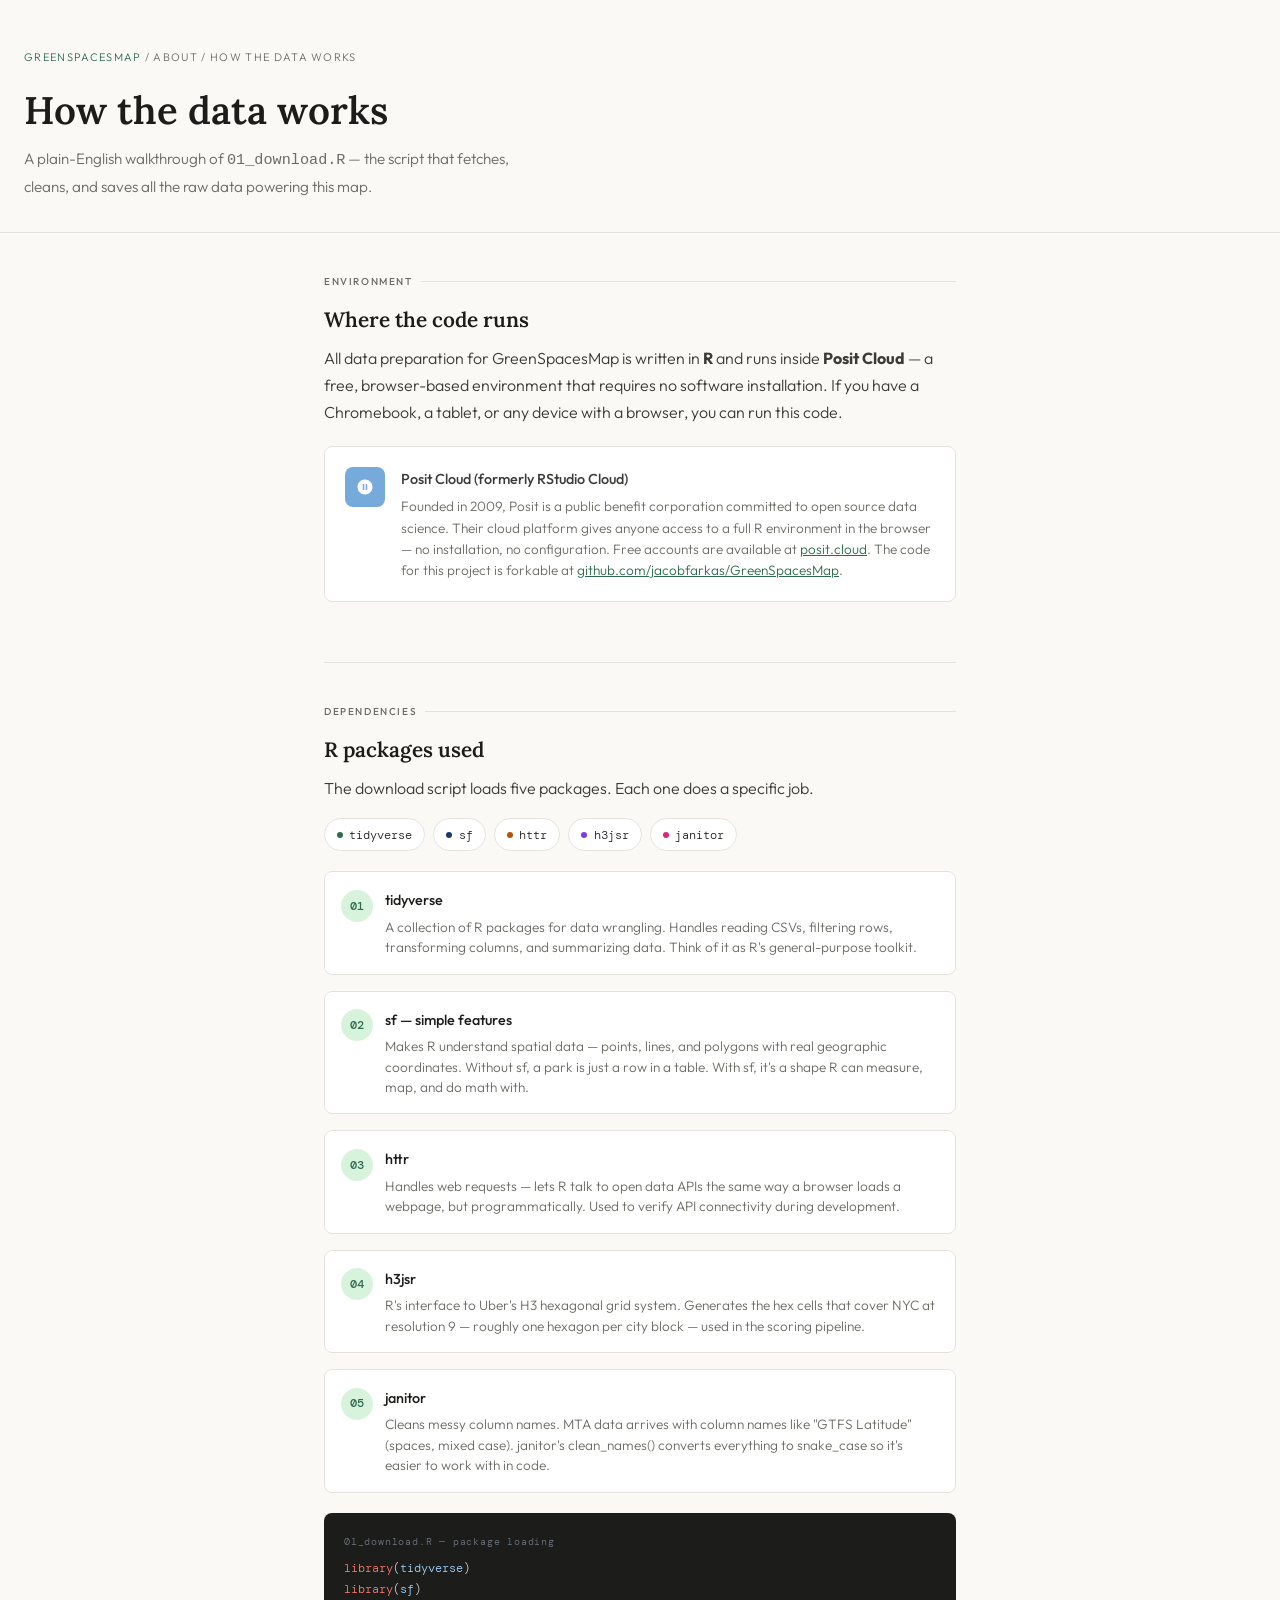
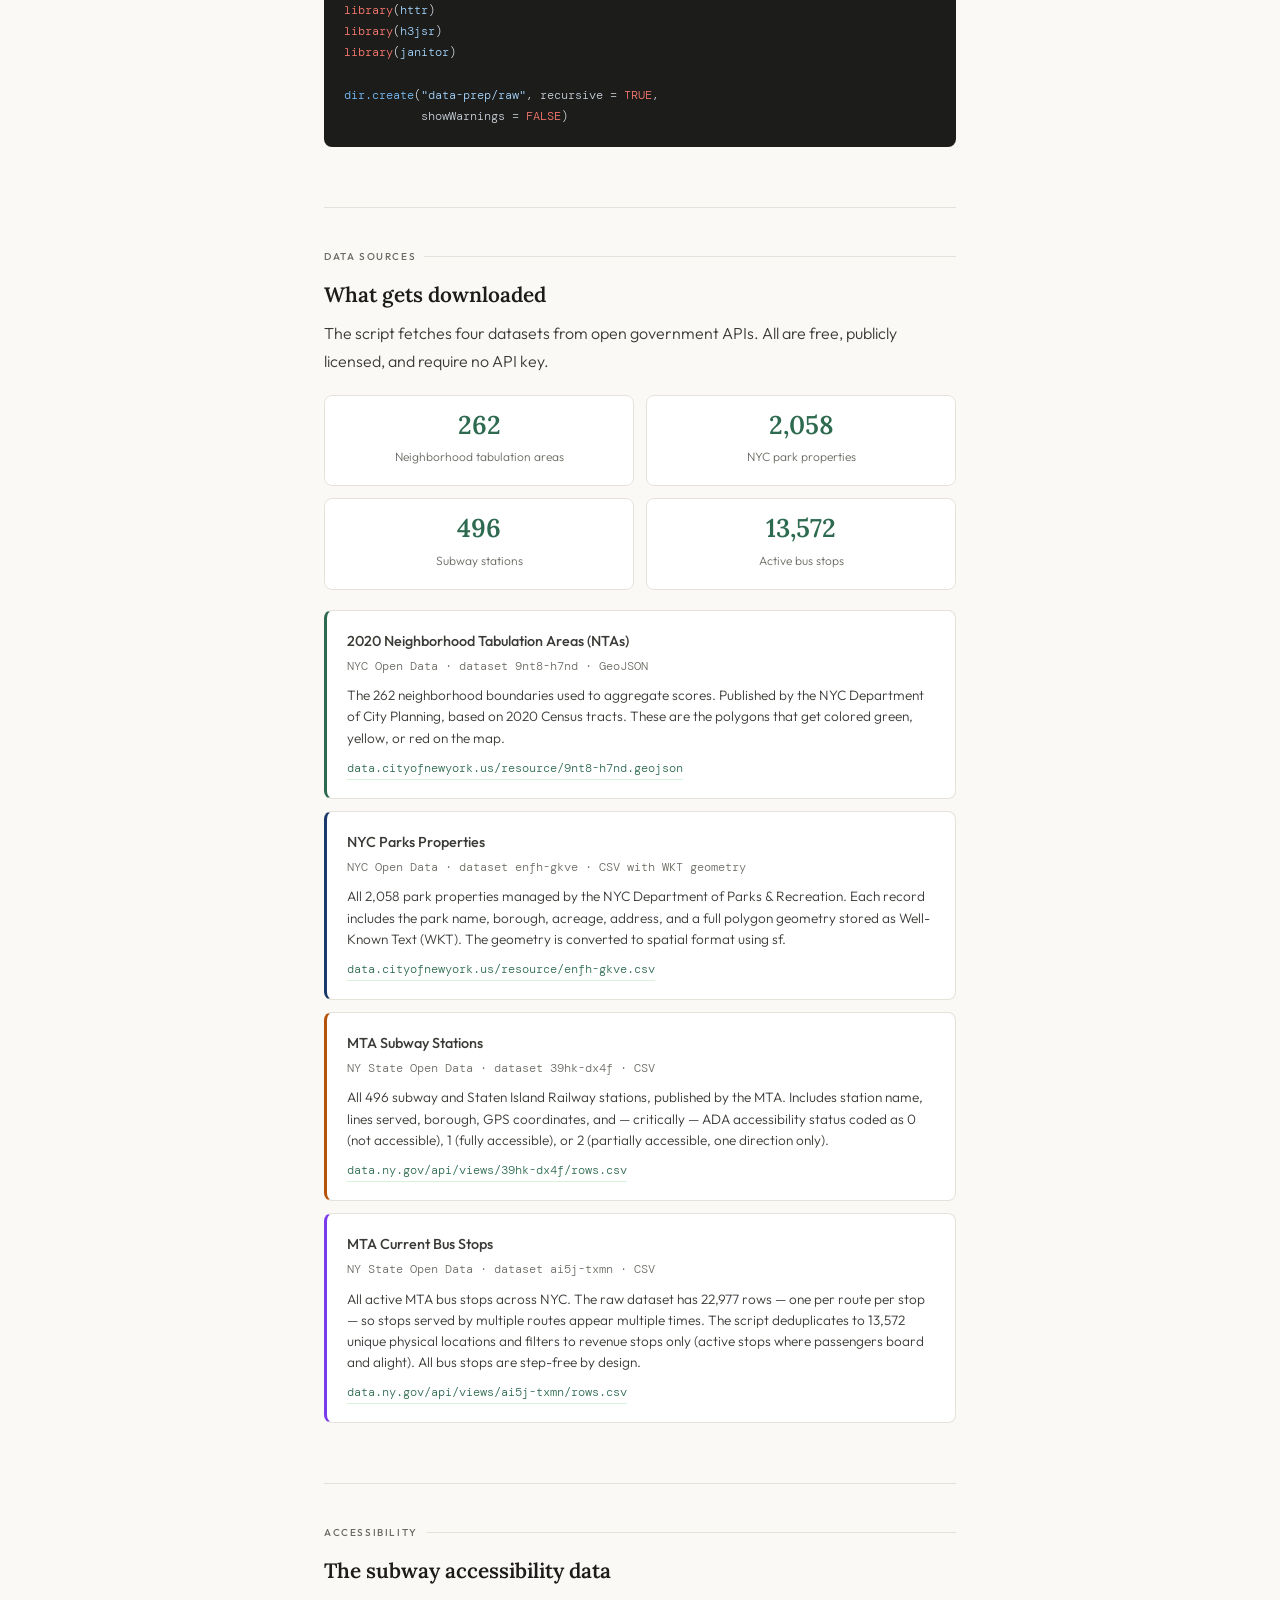
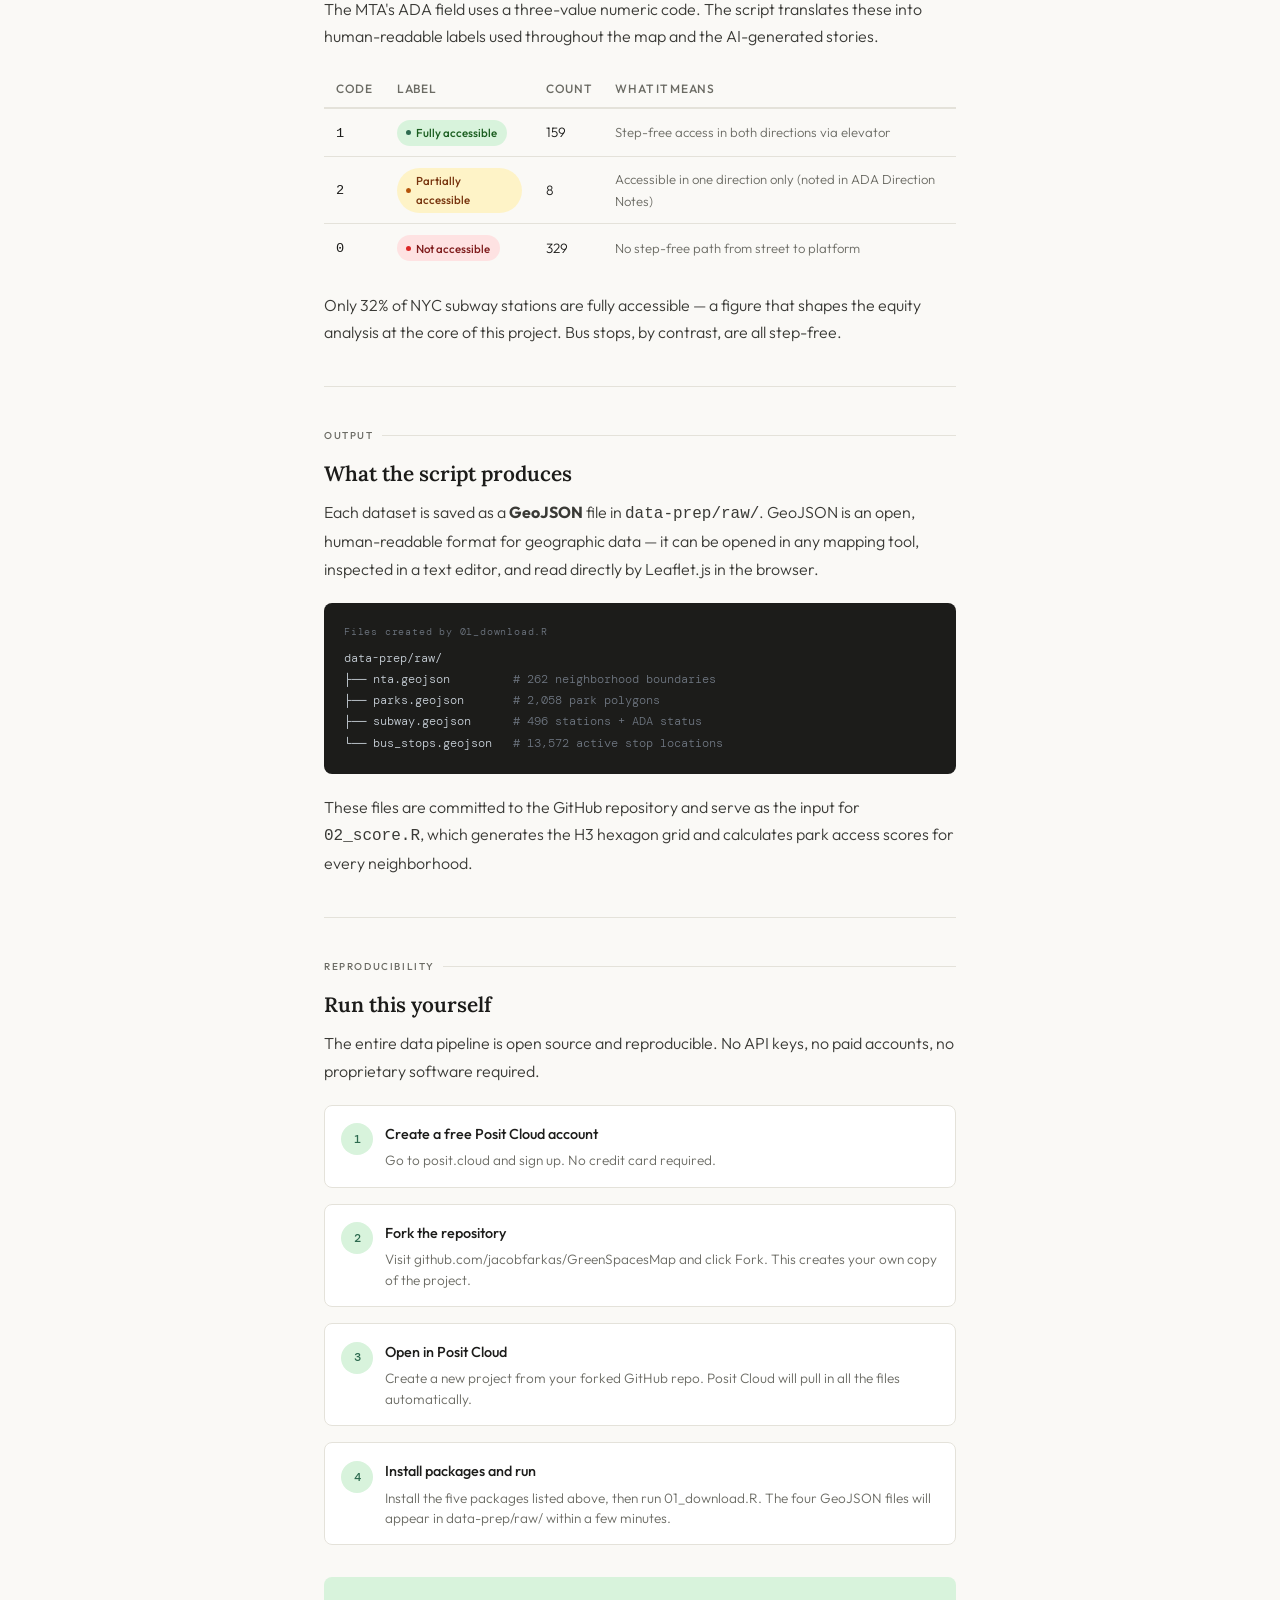
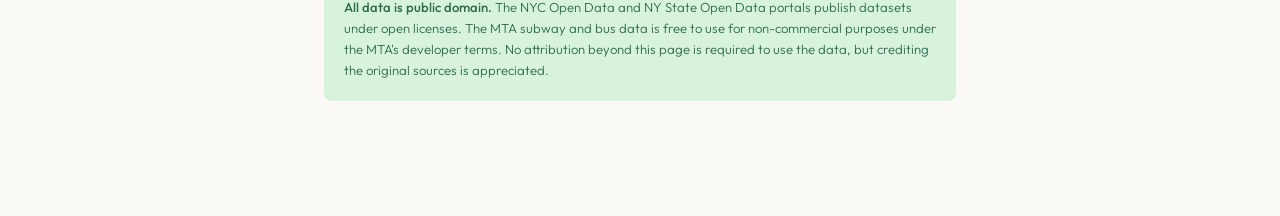
<file: docs/about-data.html>
<!DOCTYPE html>
<html lang="en">
<head>
<meta charset="UTF-8">
<meta name="viewport" content="width=device-width, initial-scale=1.0">
<title>How the Data Works — GreenSpacesMap</title>
<link href="https://fonts.googleapis.com/css2?family=Lora:ital,wght@0,400;0,600;1,400&family=DM+Mono:wght@400;500&family=Outfit:wght@300;400;500&display=swap" rel="stylesheet">
<style>
  :root {
    --ink:      #1c1c1a;
    --muted:    #6b6b64;
    --rule:     #e4e2da;
    --bg:       #faf9f6;
    --card:     #ffffff;
    --green:    #2d6a4f;
    --green-lt: #d8f3dc;
    --blue:     #1a3a6b;
    --blue-lt:  #dce8fb;
    --amber:    #b45309;
    --amber-lt: #fef3c7;
    --mono:     'DM Mono', monospace;
    --serif:    'Lora', serif;
    --sans:     'Outfit', sans-serif;
    --radius:   8px;
  }

  *, *::before, *::after { box-sizing: border-box; margin: 0; padding: 0; }

  html { scroll-behavior: smooth; }

  body {
    background: var(--bg);
    color: var(--ink);
    font-family: var(--sans);
    font-size: 16px;
    line-height: 1.7;
    font-weight: 300;
    -webkit-font-smoothing: antialiased;
  }

  /* ── HEADER ── */
  .page-header {
    padding: 3rem 1.5rem 2rem;
    border-bottom: 1px solid var(--rule);
    animation: fadeUp .5s ease both;
  }

  .breadcrumb {
    font-size: 11px;
    letter-spacing: .12em;
    text-transform: uppercase;
    color: var(--muted);
    margin-bottom: 1.2rem;
  }

  .breadcrumb a {
    color: var(--green);
    text-decoration: none;
  }

  .page-header h1 {
    font-family: var(--serif);
    font-size: clamp(1.6rem, 5vw, 2.4rem);
    font-weight: 600;
    line-height: 1.25;
    margin-bottom: .75rem;
  }

  .page-header .lead {
    color: var(--muted);
    font-size: .95rem;
    max-width: 520px;
  }

  /* ── MAIN ── */
  main {
    max-width: 680px;
    margin: 0 auto;
    padding: 0 1.5rem 5rem;
  }

  /* ── SECTION ── */
  section {
    padding: 2.5rem 0;
    border-bottom: 1px solid var(--rule);
    animation: fadeUp .5s ease both;
  }

  section:last-child { border-bottom: none; }

  .section-label {
    font-size: 10px;
    font-weight: 500;
    letter-spacing: .16em;
    text-transform: uppercase;
    color: var(--muted);
    margin-bottom: 1rem;
    display: flex;
    align-items: center;
    gap: .5rem;
  }

  .section-label::after {
    content: '';
    flex: 1;
    height: 1px;
    background: var(--rule);
  }

  h2 {
    font-family: var(--serif);
    font-size: 1.3rem;
    font-weight: 600;
    margin-bottom: .75rem;
    line-height: 1.3;
  }

  p { margin-bottom: 1rem; color: #3a3a36; }
  p:last-child { margin-bottom: 0; }

  /* ── CODE BLOCK ── */
  .code-block {
    background: var(--ink);
    border-radius: var(--radius);
    padding: 1.25rem 1.25rem;
    margin: 1.25rem 0;
    overflow-x: auto;
    position: relative;
  }

  .code-block pre {
    font-family: var(--mono);
    font-size: .78rem;
    line-height: 1.7;
    color: #c9d1d9;
    white-space: pre;
  }

  .code-block .comment { color: #6e7681; }
  .code-block .fn      { color: #79c0ff; }
  .code-block .str     { color: #a5d6ff; }
  .code-block .kw      { color: #ff7b72; }
  .code-block .num     { color: #f2cc60; }

  .code-label {
    font-family: var(--mono);
    font-size: 10px;
    letter-spacing: .08em;
    color: #6e7681;
    margin-bottom: .5rem;
    display: block;
  }

  /* ── STEP CARDS ── */
  .steps { display: flex; flex-direction: column; gap: 1rem; margin: 1.25rem 0; }

  .step {
    display: grid;
    grid-template-columns: 2rem 1fr;
    gap: .75rem;
    align-items: start;
    padding: 1rem;
    background: var(--card);
    border: 1px solid var(--rule);
    border-radius: var(--radius);
    transition: border-color .2s;
  }

  .step:hover { border-color: var(--green); }

  .step-num {
    width: 2rem;
    height: 2rem;
    border-radius: 50%;
    background: var(--green-lt);
    color: var(--green);
    font-family: var(--mono);
    font-size: .75rem;
    font-weight: 500;
    display: flex;
    align-items: center;
    justify-content: center;
    flex-shrink: 0;
    margin-top: .1rem;
  }

  .step-title {
    font-weight: 500;
    font-size: .9rem;
    margin-bottom: .25rem;
    color: var(--ink);
  }

  .step-desc {
    font-size: .85rem;
    color: var(--muted);
    line-height: 1.5;
    margin: 0;
  }

  /* ── DATA SOURCE CARDS ── */
  .sources { display: flex; flex-direction: column; gap: .75rem; margin: 1.25rem 0; }

  .source {
    padding: 1.1rem 1.25rem;
    background: var(--card);
    border: 1px solid var(--rule);
    border-left: 3px solid var(--green);
    border-radius: var(--radius);
    transition: box-shadow .2s;
  }

  .source:nth-child(2) { border-left-color: var(--blue); }
  .source:nth-child(3) { border-left-color: var(--amber); }
  .source:nth-child(4) { border-left-color: #7c3aed; }

  .source:hover { box-shadow: 0 2px 12px rgba(0,0,0,.06); }

  .source-name {
    font-weight: 500;
    font-size: .9rem;
    margin-bottom: .2rem;
  }

  .source-meta {
    font-size: .78rem;
    color: var(--muted);
    font-family: var(--mono);
    margin-bottom: .5rem;
  }

  .source-desc {
    font-size: .85rem;
    color: #3a3a36;
    line-height: 1.55;
    margin: 0;
  }

  .source-link {
    display: inline-block;
    margin-top: .6rem;
    font-size: .75rem;
    font-family: var(--mono);
    color: var(--green);
    text-decoration: none;
    border-bottom: 1px solid var(--green-lt);
    transition: border-color .2s;
  }

  .source-link:hover { border-color: var(--green); }

  /* ── PACKAGE PILLS ── */
  .packages {
    display: flex;
    flex-wrap: wrap;
    gap: .5rem;
    margin: 1rem 0;
  }

  .pkg {
    display: inline-flex;
    align-items: center;
    gap: .4rem;
    padding: .35rem .75rem;
    background: var(--card);
    border: 1px solid var(--rule);
    border-radius: 99px;
    font-family: var(--mono);
    font-size: .75rem;
    color: var(--ink);
    transition: border-color .2s, background .2s;
  }

  .pkg:hover { border-color: var(--green); background: var(--green-lt); }

  .pkg-dot {
    width: 6px;
    height: 6px;
    border-radius: 50%;
    background: var(--green);
    flex-shrink: 0;
  }

  .pkg:nth-child(2) .pkg-dot { background: var(--blue); }
  .pkg:nth-child(3) .pkg-dot { background: var(--amber); }
  .pkg:nth-child(4) .pkg-dot { background: #7c3aed; }
  .pkg:nth-child(5) .pkg-dot { background: #db2777; }

  /* ── POSIT CALLOUT ── */
  .callout {
    background: var(--card);
    border: 1px solid var(--rule);
    border-radius: var(--radius);
    padding: 1.25rem;
    margin: 1.25rem 0;
    display: grid;
    grid-template-columns: auto 1fr;
    gap: 1rem;
    align-items: start;
  }

  .callout-icon {
    width: 2.5rem;
    height: 2.5rem;
    background: #75aadb;
    border-radius: var(--radius);
    display: flex;
    align-items: center;
    justify-content: center;
    flex-shrink: 0;
  }

  .callout-icon svg { width: 18px; height: 18px; fill: white; }

  .callout-title {
    font-weight: 500;
    font-size: .9rem;
    margin-bottom: .3rem;
  }

  .callout-body {
    font-size: .85rem;
    color: var(--muted);
    line-height: 1.55;
    margin: 0;
  }

  .callout-body a { color: var(--green); }

  /* ── STAT ROW ── */
  .stats {
    display: grid;
    grid-template-columns: repeat(2, 1fr);
    gap: .75rem;
    margin: 1.25rem 0;
  }

  .stat {
    padding: 1rem;
    background: var(--card);
    border: 1px solid var(--rule);
    border-radius: var(--radius);
    text-align: center;
  }

  .stat-num {
    font-family: var(--serif);
    font-size: 1.6rem;
    font-weight: 600;
    color: var(--green);
    display: block;
    line-height: 1;
    margin-bottom: .3rem;
  }

  .stat-label {
    font-size: .75rem;
    color: var(--muted);
    line-height: 1.3;
  }

  /* ── ADA TABLE ── */
  .ada-table { width: 100%; margin: 1.25rem 0; border-collapse: collapse; }

  .ada-table th {
    text-align: left;
    font-size: .75rem;
    font-weight: 500;
    letter-spacing: .06em;
    text-transform: uppercase;
    color: var(--muted);
    padding: .5rem .75rem;
    border-bottom: 2px solid var(--rule);
  }

  .ada-table td {
    padding: .65rem .75rem;
    font-size: .85rem;
    border-bottom: 1px solid var(--rule);
    vertical-align: middle;
  }

  .ada-table tr:last-child td { border-bottom: none; }

  .ada-badge {
    display: inline-flex;
    align-items: center;
    gap: .3rem;
    padding: .2rem .6rem;
    border-radius: 99px;
    font-size: .72rem;
    font-weight: 500;
  }

  .ada-full    { background: #d8f3dc; color: #1b5e20; }
  .ada-partial { background: #fef3c7; color: #78350f; }
  .ada-none    { background: #fee2e2; color: #7f1d1d; }

  .ada-dot {
    width: 5px; height: 5px;
    border-radius: 50%;
  }

  .ada-full .ada-dot    { background: #2d6a4f; }
  .ada-partial .ada-dot { background: #b45309; }
  .ada-none .ada-dot    { background: #dc2626; }

  /* ── FOOTER NOTE ── */
  .footnote {
    margin-top: 2rem;
    padding: 1.25rem;
    background: var(--green-lt);
    border-radius: var(--radius);
    font-size: .82rem;
    color: var(--green);
    line-height: 1.6;
  }

  .footnote strong { font-weight: 500; }

  /* ── ANIMATIONS ── */
  @keyframes fadeUp {
    from { opacity: 0; transform: translateY(12px); }
    to   { opacity: 1; transform: translateY(0); }
  }

  section:nth-child(1) { animation-delay: .05s; }
  section:nth-child(2) { animation-delay: .1s; }
  section:nth-child(3) { animation-delay: .15s; }
  section:nth-child(4) { animation-delay: .2s; }
  section:nth-child(5) { animation-delay: .25s; }
  section:nth-child(6) { animation-delay: .3s; }

  /* ── RESPONSIVE ── */
  @media (max-width: 400px) {
    .stats { grid-template-columns: 1fr 1fr; }
    .code-block pre { font-size: .72rem; }
  }
</style>
</head>
<body>

<header class="page-header">
  <p class="breadcrumb"><a href="index.html">GreenSpacesMap</a> / About / How the data works</p>
  <h1>How the data works</h1>
  <p class="lead">A plain-English walkthrough of <code>01_download.R</code> — the script that fetches, cleans, and saves all the raw data powering this map.</p>
</header>

<main>

  <!-- WHERE THE WORK HAPPENS -->
  <section>
    <p class="section-label">Environment</p>
    <h2>Where the code runs</h2>
    <p>All data preparation for GreenSpacesMap is written in <strong>R</strong> and runs inside <strong>Posit Cloud</strong> — a free, browser-based environment that requires no software installation. If you have a Chromebook, a tablet, or any device with a browser, you can run this code.</p>

    <div class="callout">
      <div class="callout-icon">
        <svg viewBox="0 0 24 24"><path d="M12 2C6.48 2 2 6.48 2 12s4.48 10 10 10 10-4.48 10-10S17.52 2 12 2zm-1 14H9V8h2v8zm4 0h-2V8h2v8z"/></svg>
      </div>
      <div>
        <p class="callout-title">Posit Cloud (formerly RStudio Cloud)</p>
        <p class="callout-body">Founded in 2009, Posit is a public benefit corporation committed to open source data science. Their cloud platform gives anyone access to a full R environment in the browser — no installation, no configuration. Free accounts are available at <a href="https://posit.cloud" target="_blank">posit.cloud</a>. The code for this project is forkable at <a href="https://github.com/jacobfarkas/GreenSpacesMap" target="_blank">github.com/jacobfarkas/GreenSpacesMap</a>.</p>
      </div>
    </div>
  </section>

  <!-- PACKAGES -->
  <section>
    <p class="section-label">Dependencies</p>
    <h2>R packages used</h2>
    <p>The download script loads five packages. Each one does a specific job.</p>

    <div class="packages">
      <span class="pkg"><span class="pkg-dot"></span>tidyverse</span>
      <span class="pkg"><span class="pkg-dot"></span>sf</span>
      <span class="pkg"><span class="pkg-dot"></span>httr</span>
      <span class="pkg"><span class="pkg-dot"></span>h3jsr</span>
      <span class="pkg"><span class="pkg-dot"></span>janitor</span>
    </div>

    <div class="steps">
      <div class="step">
        <div class="step-num">01</div>
        <div>
          <p class="step-title">tidyverse</p>
          <p class="step-desc">A collection of R packages for data wrangling. Handles reading CSVs, filtering rows, transforming columns, and summarizing data. Think of it as R's general-purpose toolkit.</p>
        </div>
      </div>
      <div class="step">
        <div class="step-num">02</div>
        <div>
          <p class="step-title">sf — simple features</p>
          <p class="step-desc">Makes R understand spatial data — points, lines, and polygons with real geographic coordinates. Without sf, a park is just a row in a table. With sf, it's a shape R can measure, map, and do math with.</p>
        </div>
      </div>
      <div class="step">
        <div class="step-num">03</div>
        <div>
          <p class="step-title">httr</p>
          <p class="step-desc">Handles web requests — lets R talk to open data APIs the same way a browser loads a webpage, but programmatically. Used to verify API connectivity during development.</p>
        </div>
      </div>
      <div class="step">
        <div class="step-num">04</div>
        <div>
          <p class="step-title">h3jsr</p>
          <p class="step-desc">R's interface to Uber's H3 hexagonal grid system. Generates the hex cells that cover NYC at resolution 9 — roughly one hexagon per city block — used in the scoring pipeline.</p>
        </div>
      </div>
      <div class="step">
        <div class="step-num">05</div>
        <div>
          <p class="step-title">janitor</p>
          <p class="step-desc">Cleans messy column names. MTA data arrives with column names like "GTFS Latitude" (spaces, mixed case). janitor's clean_names() converts everything to snake_case so it's easier to work with in code.</p>
        </div>
      </div>
    </div>

    <div class="code-block">
      <span class="code-label">01_download.R — package loading</span>
      <pre><span class="kw">library</span>(<span class="str">tidyverse</span>)
<span class="kw">library</span>(<span class="str">sf</span>)
<span class="kw">library</span>(<span class="str">httr</span>)
<span class="kw">library</span>(<span class="str">h3jsr</span>)
<span class="kw">library</span>(<span class="str">janitor</span>)

<span class="fn">dir.create</span>(<span class="str">"data-prep/raw"</span>, recursive = <span class="kw">TRUE</span>,
           showWarnings = <span class="kw">FALSE</span>)</pre>
    </div>
  </section>

  <!-- DATA SOURCES -->
  <section>
    <p class="section-label">Data sources</p>
    <h2>What gets downloaded</h2>
    <p>The script fetches four datasets from open government APIs. All are free, publicly licensed, and require no API key.</p>

    <div class="stats">
      <div class="stat">
        <span class="stat-num">262</span>
        <span class="stat-label">Neighborhood tabulation areas</span>
      </div>
      <div class="stat">
        <span class="stat-num">2,058</span>
        <span class="stat-label">NYC park properties</span>
      </div>
      <div class="stat">
        <span class="stat-num">496</span>
        <span class="stat-label">Subway stations</span>
      </div>
      <div class="stat">
        <span class="stat-num">13,572</span>
        <span class="stat-label">Active bus stops</span>
      </div>
    </div>

    <div class="sources">

      <div class="source">
        <p class="source-name">2020 Neighborhood Tabulation Areas (NTAs)</p>
        <p class="source-meta">NYC Open Data · dataset 9nt8-h7nd · GeoJSON</p>
        <p class="source-desc">The 262 neighborhood boundaries used to aggregate scores. Published by the NYC Department of City Planning, based on 2020 Census tracts. These are the polygons that get colored green, yellow, or red on the map.</p>
        <a class="source-link" href="https://data.cityofnewyork.us/resource/9nt8-h7nd.geojson" target="_blank">data.cityofnewyork.us/resource/9nt8-h7nd.geojson</a>
      </div>

      <div class="source">
        <p class="source-name">NYC Parks Properties</p>
        <p class="source-meta">NYC Open Data · dataset enfh-gkve · CSV with WKT geometry</p>
        <p class="source-desc">All 2,058 park properties managed by the NYC Department of Parks & Recreation. Each record includes the park name, borough, acreage, address, and a full polygon geometry stored as Well-Known Text (WKT). The geometry is converted to spatial format using sf.</p>
        <a class="source-link" href="https://data.cityofnewyork.us/resource/enfh-gkve.csv" target="_blank">data.cityofnewyork.us/resource/enfh-gkve.csv</a>
      </div>

      <div class="source">
        <p class="source-name">MTA Subway Stations</p>
        <p class="source-meta">NY State Open Data · dataset 39hk-dx4f · CSV</p>
        <p class="source-desc">All 496 subway and Staten Island Railway stations, published by the MTA. Includes station name, lines served, borough, GPS coordinates, and — critically — ADA accessibility status coded as 0 (not accessible), 1 (fully accessible), or 2 (partially accessible, one direction only).</p>
        <a class="source-link" href="https://data.ny.gov/api/views/39hk-dx4f/rows.csv" target="_blank">data.ny.gov/api/views/39hk-dx4f/rows.csv</a>
      </div>

      <div class="source">
        <p class="source-name">MTA Current Bus Stops</p>
        <p class="source-meta">NY State Open Data · dataset ai5j-txmn · CSV</p>
        <p class="source-desc">All active MTA bus stops across NYC. The raw dataset has 22,977 rows — one per route per stop — so stops served by multiple routes appear multiple times. The script deduplicates to 13,572 unique physical locations and filters to revenue stops only (active stops where passengers board and alight). All bus stops are step-free by design.</p>
        <a class="source-link" href="https://data.ny.gov/api/views/ai5j-txmn/rows.csv" target="_blank">data.ny.gov/api/views/ai5j-txmn/rows.csv</a>
      </div>

    </div>
  </section>

  <!-- ADA BREAKDOWN -->
  <section>
    <p class="section-label">Accessibility</p>
    <h2>The subway accessibility data</h2>
    <p>The MTA's ADA field uses a three-value numeric code. The script translates these into human-readable labels used throughout the map and the AI-generated stories.</p>

    <table class="ada-table">
      <thead>
        <tr>
          <th>Code</th>
          <th>Label</th>
          <th>Count</th>
          <th>What it means</th>
        </tr>
      </thead>
      <tbody>
        <tr>
          <td><code>1</code></td>
          <td><span class="ada-badge ada-full"><span class="ada-dot"></span>Fully accessible</span></td>
          <td>159</td>
          <td style="font-size:.82rem;color:var(--muted)">Step-free access in both directions via elevator</td>
        </tr>
        <tr>
          <td><code>2</code></td>
          <td><span class="ada-badge ada-partial"><span class="ada-dot"></span>Partially accessible</span></td>
          <td>8</td>
          <td style="font-size:.82rem;color:var(--muted)">Accessible in one direction only (noted in ADA Direction Notes)</td>
        </tr>
        <tr>
          <td><code>0</code></td>
          <td><span class="ada-badge ada-none"><span class="ada-dot"></span>Not accessible</span></td>
          <td>329</td>
          <td style="font-size:.82rem;color:var(--muted)">No step-free path from street to platform</td>
        </tr>
      </tbody>
    </table>

    <p>Only 32% of NYC subway stations are fully accessible — a figure that shapes the equity analysis at the core of this project. Bus stops, by contrast, are all step-free.</p>
  </section>

  <!-- WHAT GETS SAVED -->
  <section>
    <p class="section-label">Output</p>
    <h2>What the script produces</h2>
    <p>Each dataset is saved as a <strong>GeoJSON</strong> file in <code>data-prep/raw/</code>. GeoJSON is an open, human-readable format for geographic data — it can be opened in any mapping tool, inspected in a text editor, and read directly by Leaflet.js in the browser.</p>

    <div class="code-block">
      <span class="code-label">Files created by 01_download.R</span>
      <pre>data-prep/raw/
├── nta.geojson         <span class="comment"># 262 neighborhood boundaries</span>
├── parks.geojson       <span class="comment"># 2,058 park polygons</span>
├── subway.geojson      <span class="comment"># 496 stations + ADA status</span>
└── bus_stops.geojson   <span class="comment"># 13,572 active stop locations</span></pre>
    </div>

    <p>These files are committed to the GitHub repository and serve as the input for <code>02_score.R</code>, which generates the H3 hexagon grid and calculates park access scores for every neighborhood.</p>
  </section>

  <!-- REPRODUCE -->
  <section>
    <p class="section-label">Reproducibility</p>
    <h2>Run this yourself</h2>
    <p>The entire data pipeline is open source and reproducible. No API keys, no paid accounts, no proprietary software required.</p>

    <div class="steps">
      <div class="step">
        <div class="step-num">1</div>
        <div>
          <p class="step-title">Create a free Posit Cloud account</p>
          <p class="step-desc">Go to posit.cloud and sign up. No credit card required.</p>
        </div>
      </div>
      <div class="step">
        <div class="step-num">2</div>
        <div>
          <p class="step-title">Fork the repository</p>
          <p class="step-desc">Visit github.com/jacobfarkas/GreenSpacesMap and click Fork. This creates your own copy of the project.</p>
        </div>
      </div>
      <div class="step">
        <div class="step-num">3</div>
        <div>
          <p class="step-title">Open in Posit Cloud</p>
          <p class="step-desc">Create a new project from your forked GitHub repo. Posit Cloud will pull in all the files automatically.</p>
        </div>
      </div>
      <div class="step">
        <div class="step-num">4</div>
        <div>
          <p class="step-title">Install packages and run</p>
          <p class="step-desc">Install the five packages listed above, then run 01_download.R. The four GeoJSON files will appear in data-prep/raw/ within a few minutes.</p>
        </div>
      </div>
    </div>

    <div class="footnote">
      <strong>All data is public domain.</strong> The NYC Open Data and NY State Open Data portals publish datasets under open licenses. The MTA subway and bus data is free to use for non-commercial purposes under the MTA's developer terms. No attribution beyond this page is required to use the data, but crediting the original sources is appreciated.
    </div>
  </section>

</main>

</body>
</html>
</file>
